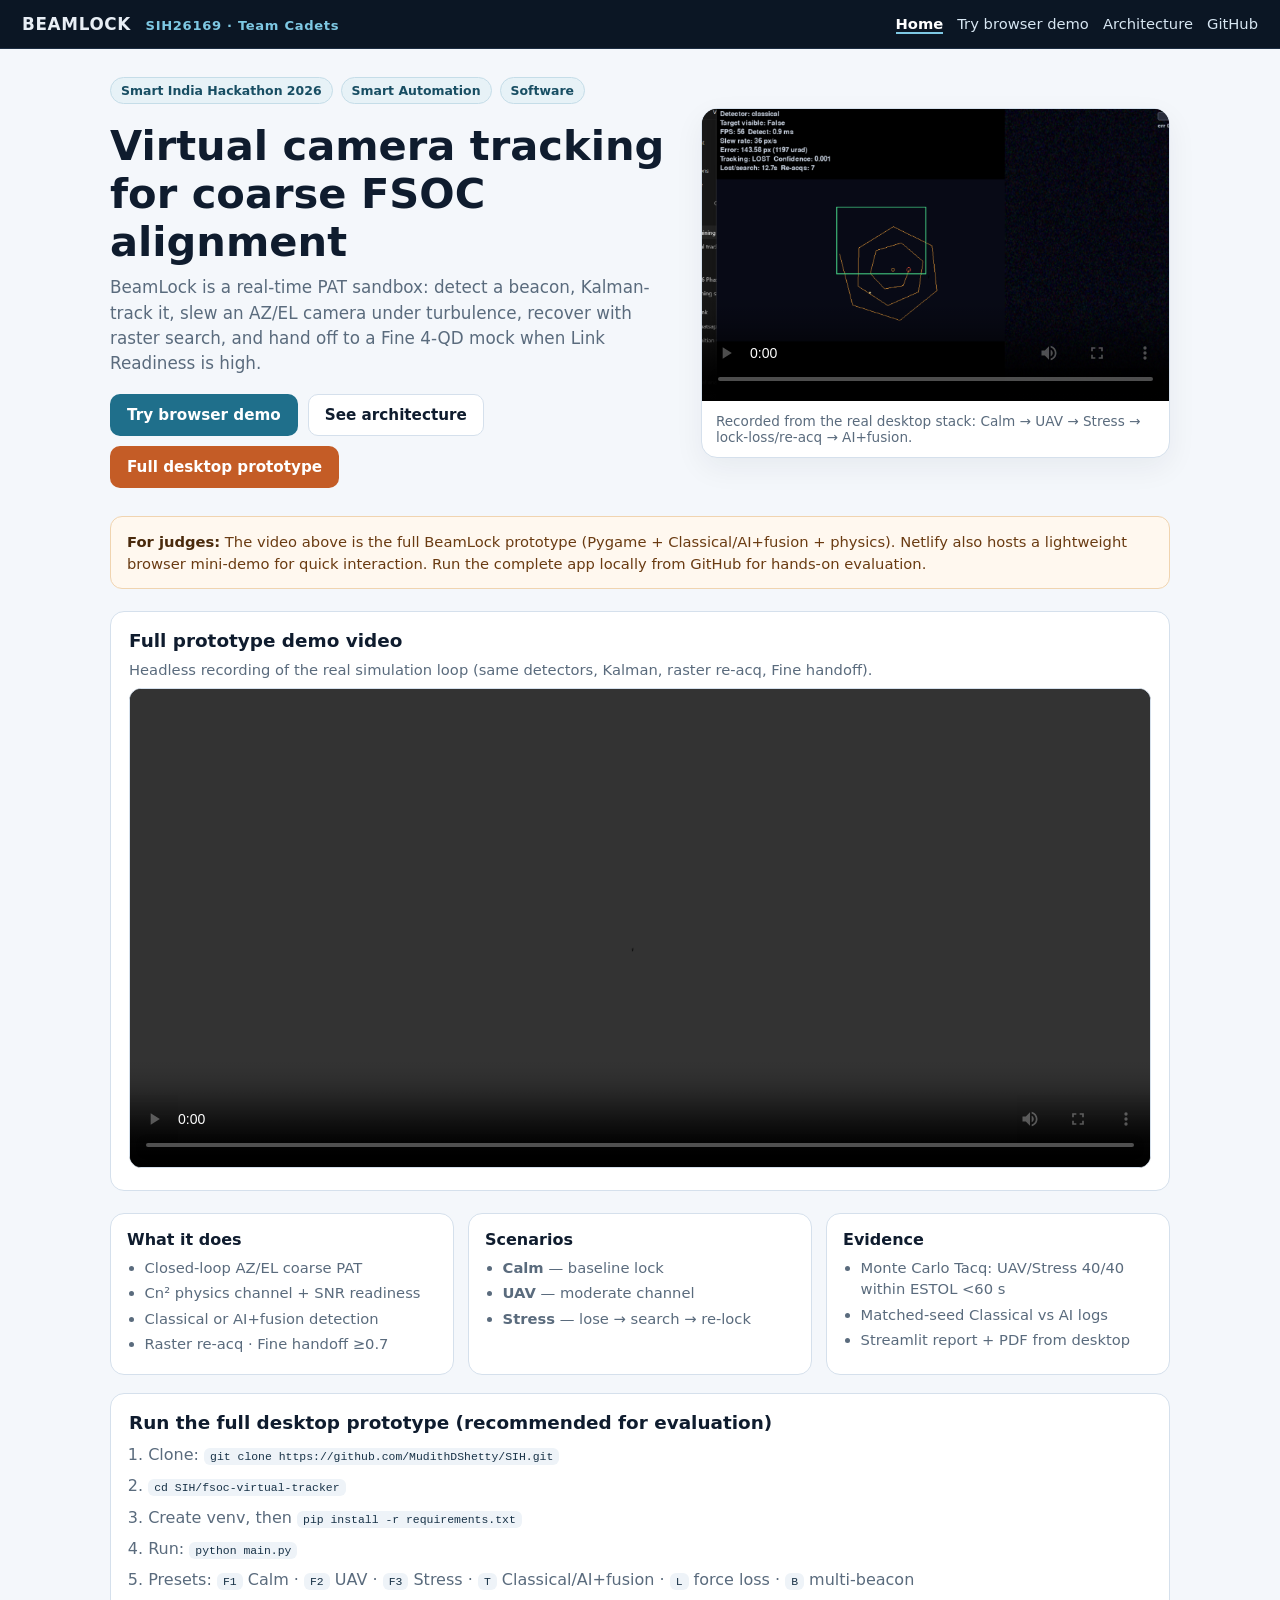
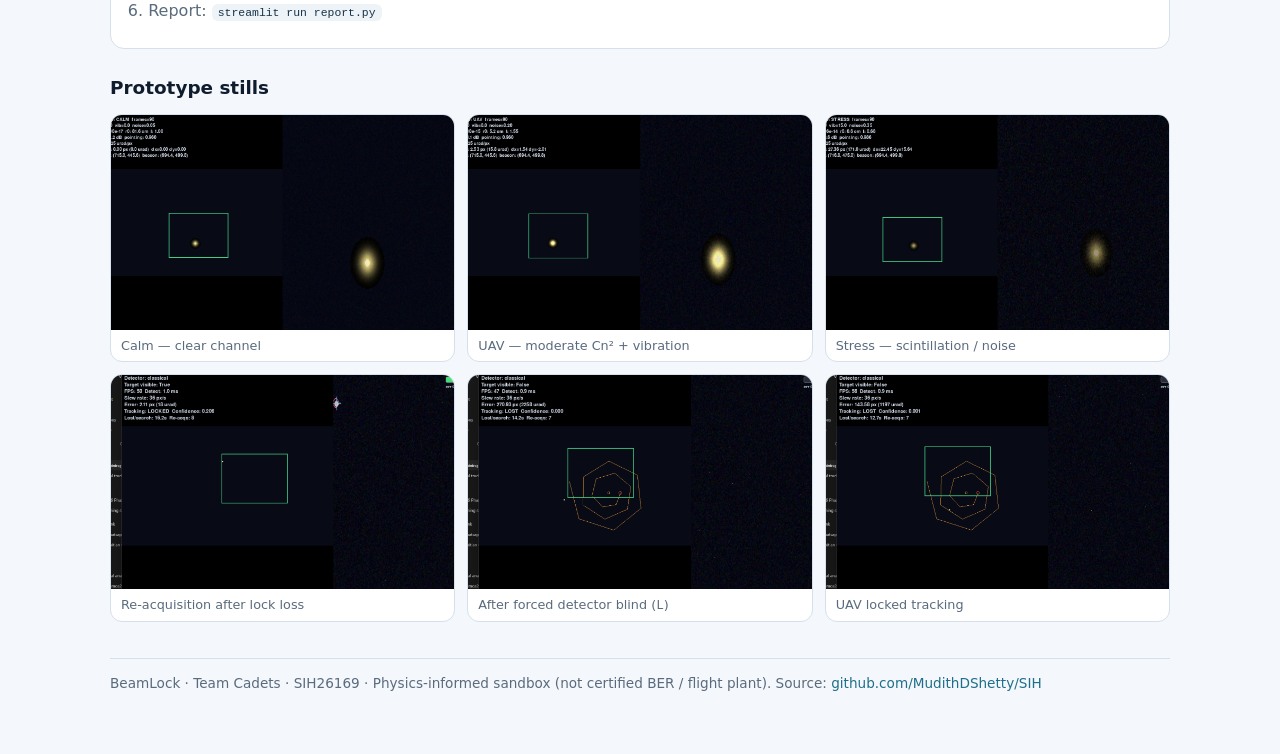
<file: fsoc-virtual-tracker/site/index.html>
<!DOCTYPE html>
<html lang="en">
<head>
  <meta charset="utf-8" />
  <meta name="viewport" content="width=device-width, initial-scale=1" />
  <title>BeamLock — SIH26169 | Team Cadets</title>
  <meta name="description" content="BeamLock: physics-informed virtual coarse-to-fine PAT for mobile FSOC. Smart India Hackathon 2026." />
  <link rel="stylesheet" href="styles.css" />
</head>
<body>
  <header class="topnav">
    <div class="brand">BEAMLOCK <span>SIH26169 · Team Cadets</span></div>
    <nav>
      <a class="active" href="index.html">Home</a>
      <a href="demo.html">Try browser demo</a>
      <a href="architecture.html">Architecture</a>
      <a href="https://github.com/MudithDShetty/SIH" target="_blank" rel="noopener">GitHub</a>
    </nav>
  </header>

  <main class="wrap">
    <section class="hero">
      <div>
        <div class="meta">
          <span class="chip">Smart India Hackathon 2026</span>
          <span class="chip">Smart Automation</span>
          <span class="chip">Software</span>
        </div>
        <h1>Virtual camera tracking for coarse FSOC alignment</h1>
        <p class="lead">
          BeamLock is a real-time PAT sandbox: detect a beacon, Kalman-track it,
          slew an AZ/EL camera under turbulence, recover with raster search, and
          hand off to a Fine 4-QD mock when Link Readiness is high.
        </p>
        <div class="actions">
          <a class="btn btn-primary" href="demo.html">Try browser demo</a>
          <a class="btn btn-secondary" href="architecture.html">See architecture</a>
          <a class="btn btn-warn" href="https://github.com/MudithDShetty/SIH/tree/main/fsoc-virtual-tracker" target="_blank" rel="noopener">Full desktop prototype</a>
        </div>
      </div>
      <div class="hero-card">
        <video controls playsinline preload="metadata" poster="assets/uav_locked.png" style="width:100%;display:block;background:#000;aspect-ratio:16/10;object-fit:cover;">
          <source src="assets/beamlock_sih_demo.mp4" type="video/mp4" />
        </video>
        <div class="cap">Recorded from the real desktop stack: Calm → UAV → Stress → lock-loss/re-acq → AI+fusion.</div>
      </div>
    </section>

    <div class="notice">
      <strong>For judges:</strong> The video above is the full BeamLock prototype (Pygame + Classical/AI+fusion + physics).
      Netlify also hosts a lightweight browser mini-demo for quick interaction.
      Run the complete app locally from GitHub for hands-on evaluation.
    </div>

    <section class="steps" style="margin-top:18px;">
      <h2>Full prototype demo video</h2>
      <p style="color:var(--muted);font-size:0.92rem;margin:0 0 10px;">
        Headless recording of the real simulation loop (same detectors, Kalman, raster re-acq, Fine handoff).
      </p>
      <video controls playsinline preload="metadata" style="width:100%;max-height:480px;background:#000;border-radius:12px;border:1px solid var(--line);">
        <source src="assets/beamlock_sih_demo.mp4" type="video/mp4" />
      </video>
    </section>

    <section class="grid">
      <article class="card">
        <h3>What it does</h3>
        <ul>
          <li>Closed-loop AZ/EL coarse PAT</li>
          <li>Cn² physics channel + SNR readiness</li>
          <li>Classical or AI+fusion detection</li>
          <li>Raster re-acq · Fine handoff ≥0.7</li>
        </ul>
      </article>
      <article class="card">
        <h3>Scenarios</h3>
        <ul>
          <li><strong>Calm</strong> — baseline lock</li>
          <li><strong>UAV</strong> — moderate channel</li>
          <li><strong>Stress</strong> — lose → search → re-lock</li>
        </ul>
      </article>
      <article class="card">
        <h3>Evidence</h3>
        <ul>
          <li>Monte Carlo Tacq: UAV/Stress 40/40 within ESTOL &lt;60 s</li>
          <li>Matched-seed Classical vs AI logs</li>
          <li>Streamlit report + PDF from desktop</li>
        </ul>
      </article>
    </section>

    <section class="steps">
      <h2>Run the full desktop prototype (recommended for evaluation)</h2>
      <ol>
        <li>Clone: <code>git clone https://github.com/MudithDShetty/SIH.git</code></li>
        <li><code>cd SIH/fsoc-virtual-tracker</code></li>
        <li>Create venv, then <code>pip install -r requirements.txt</code></li>
        <li>Run: <code>python main.py</code></li>
        <li>Presets: <code>F1</code> Calm · <code>F2</code> UAV · <code>F3</code> Stress · <code>T</code> Classical/AI+fusion · <code>L</code> force loss · <code>B</code> multi-beacon</li>
        <li>Report: <code>streamlit run report.py</code></li>
      </ol>
    </section>

    <section>
      <h2 style="margin: 28px 0 8px; font-size: 1.15rem;">Prototype stills</h2>
      <div class="gallery">
        <figure>
          <img src="assets/physics_calm.png" alt="Calm scenario" />
          <figcaption>Calm — clear channel</figcaption>
        </figure>
        <figure>
          <img src="assets/physics_uav.png" alt="UAV scenario" />
          <figcaption>UAV — moderate Cn² + vibration</figcaption>
        </figure>
        <figure>
          <img src="assets/physics_stress.png" alt="Stress scenario" />
          <figcaption>Stress — scintillation / noise</figcaption>
        </figure>
        <figure>
          <img src="assets/reacquire.png" alt="Re-acquisition" />
          <figcaption>Re-acquisition after lock loss</figcaption>
        </figure>
        <figure>
          <img src="assets/after_blind.png" alt="After forced blind" />
          <figcaption>After forced detector blind (<code>L</code>)</figcaption>
        </figure>
        <figure>
          <img src="assets/uav_locked.png" alt="UAV locked" />
          <figcaption>UAV locked tracking</figcaption>
        </figure>
      </div>
    </section>

    <footer class="footer">
      BeamLock · Team Cadets · SIH26169 · Physics-informed sandbox (not certified BER / flight plant).
      Source: <a href="https://github.com/MudithDShetty/SIH">github.com/MudithDShetty/SIH</a>
    </footer>
  </main>
</body>
</html>
</file>
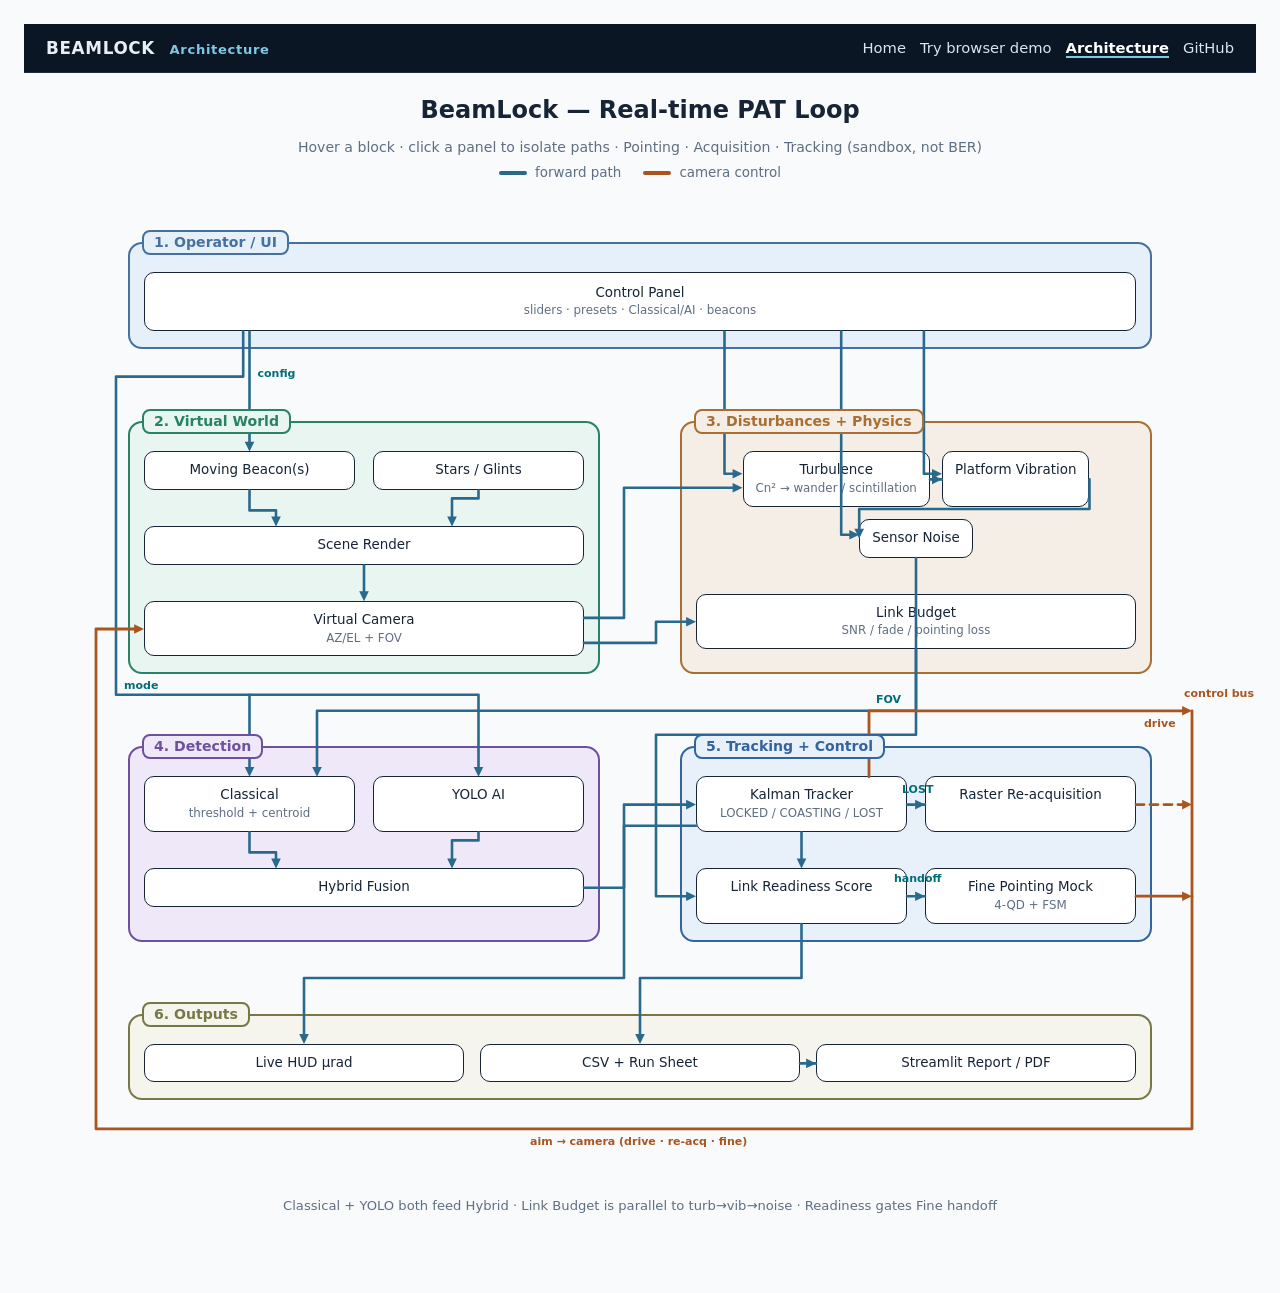
<file: fsoc-virtual-tracker/site/architecture.html>
<!DOCTYPE html>
<html lang="en">
<head>
  <meta charset="utf-8" />
  <meta name="viewport" content="width=device-width, initial-scale=1" />
  <title>BeamLock — PAT Architecture</title>
  <link rel="stylesheet" href="styles.css" />
  <style>
    body { padding-top: 0; }
    .arch-body { padding: 24px 24px 40px; }
    :root {
      --ink: #162436;
      --muted: #5f6e82;
      --teal: #28698c;
      --orange: #aa551e;
      --bg: #f8fafc;
      --ui: #e6f0fa;
      --ui-edge: #4670a0;
      --scene: #e8f5f0;
      --scene-edge: #288264;
      --chan: #f5eee6;
      --chan-edge: #aa6e32;
      --det: #eee8f8;
      --det-edge: #6e50a0;
      --track: #e8f0fa;
      --track-edge: #3264a0;
      --out: #f5f5ee;
      --out-edge: #787846;
    }

    * { box-sizing: border-box; }
    body {
      margin: 0;
      font-family: "Segoe UI", system-ui, sans-serif;
      background: var(--bg);
      color: var(--ink);
      padding: 24px 24px 40px;
    }

    h1 {
      margin: 0 0 4px;
      font-size: 1.5rem;
      text-align: center;
      font-weight: 700;
    }
    .sub {
      text-align: center;
      color: var(--muted);
      font-size: 0.88rem;
      margin-bottom: 10px;
    }
    .legend {
      display: flex;
      justify-content: center;
      gap: 22px;
      margin-bottom: 18px;
      font-size: 0.84rem;
      color: var(--muted);
    }
    .legend span::before {
      content: "";
      display: inline-block;
      width: 28px;
      height: 4px;
      margin-right: 8px;
      vertical-align: middle;
      border-radius: 2px;
    }
    .legend .fwd::before { background: var(--teal); }
    .legend .ctl::before { background: var(--orange); }

    .board {
      position: relative;
      max-width: 1280px;
      margin: 0 auto;
      display: grid;
      grid-template-columns: 1fr 1fr;
      gap: 72px 80px;
      padding: 44px 80px 80px;
    }

    .panel {
      border-radius: 14px;
      border: 2.5px solid;
      padding: 28px 14px 16px;
      min-width: 0;
      position: relative;
      z-index: 1;
    }
    /* Titles rendered as board overlays (above wires) — hide in-panel copies */
    .panel h2 { display: none; }

    .panel-tag {
      position: absolute;
      z-index: 6;
      padding: 2px 10px;
      font-size: 0.88rem;
      font-weight: 700;
      border-radius: 8px;
      border: 2px solid;
      line-height: 1.2;
      pointer-events: none;
      white-space: nowrap;
    }
    .panel-tag.ui { color: var(--ui-edge); background: var(--ui); border-color: var(--ui-edge); }
    .panel-tag.scene { color: var(--scene-edge); background: var(--scene); border-color: var(--scene-edge); }
    .panel-tag.chan { color: var(--chan-edge); background: var(--chan); border-color: var(--chan-edge); }
    .panel-tag.det { color: var(--det-edge); background: var(--det); border-color: var(--det-edge); }
    .panel-tag.track { color: var(--track-edge); background: var(--track); border-color: var(--track-edge); }
    .panel-tag.out { color: var(--out-edge); background: var(--out); border-color: var(--out-edge); }

    .panel.ui { grid-column: 1 / -1; background: var(--ui); border-color: var(--ui-edge); }
    .panel.scene { background: var(--scene); border-color: var(--scene-edge); }
    .panel.chan { background: var(--chan); border-color: var(--chan-edge); }
    .panel.det { background: var(--det); border-color: var(--det-edge); }
    .panel.track { background: var(--track); border-color: var(--track-edge); }
    .panel.out { grid-column: 1 / -1; background: var(--out); border-color: var(--out-edge); }

    .node {
      background: #fff;
      border: 1.5px solid var(--ink);
      border-radius: 10px;
      padding: 10px 12px;
      text-align: center;
      font-size: 0.84rem;
      line-height: 1.25;
      position: relative;
      z-index: 2;
    }
    .node small {
      display: block;
      color: var(--muted);
      font-size: 0.74rem;
      margin-top: 2px;
    }

    .row { display: flex; gap: 12px; justify-content: center; flex-wrap: wrap; }
    .stack { display: grid; gap: 36px; }
    .stack-2 { display: grid; grid-template-columns: 1fr 1fr; gap: 18px; }

    .ui .node { padding: 12px 16px; }
    .out .row { gap: 16px; }
    .out .node { flex: 1; min-width: 180px; }

    svg.wires {
      position: absolute;
      inset: 0;
      width: 100%;
      height: 100%;
      pointer-events: none;
      overflow: visible;
      z-index: 3;
    }
    .wires path {
      fill: none;
      stroke-linecap: round;
      stroke-linejoin: round;
    }
    .wires .fwd { stroke: var(--teal); stroke-width: 2.6; }
    .wires .ctl { stroke: var(--orange); stroke-width: 2.8; }
    .wires .dash { stroke-dasharray: 8 6; }
    .wires text {
      font-size: 11px;
      font-weight: 700;
      font-family: "Segoe UI", system-ui, sans-serif;
    }
    .wires .tl-fwd { fill: #006e78; }
    .wires .tl-ctl { fill: var(--orange); }

    .foot {
      max-width: 1240px;
      margin: 18px auto 0;
      text-align: center;
      color: var(--muted);
      font-size: 0.82rem;
    }
  </style>
</head>
<body>
  <header class="topnav">
    <div class="brand">BEAMLOCK <span>Architecture</span></div>
    <nav>
      <a href="index.html">Home</a>
      <a href="demo.html">Try browser demo</a>
      <a class="active" href="architecture.html">Architecture</a>
      <a href="https://github.com/MudithDShetty/SIH" target="_blank" rel="noopener">GitHub</a>
    </nav>
  </header>
  <div class="arch-body">
  <h1>BeamLock — Real-time PAT Loop</h1>
  <p class="sub">Hover a block · click a panel to isolate paths · Pointing · Acquisition · Tracking (sandbox, not BER)</p>
  <div class="legend">
    <span class="fwd">forward path</span>
    <span class="ctl">camera control</span>
  </div>

  <div class="board" id="board">
    <svg class="wires" id="wires" aria-hidden="true"></svg>

    <section class="panel ui" id="p-ui">
      <h2>1. Operator / UI</h2>
      <div class="node" id="n-ui">Control Panel
        <small>sliders · presets · Classical/AI · beacons</small>
      </div>
    </section>

    <section class="panel scene" id="p-scene">
      <h2>2. Virtual World</h2>
      <div class="stack">
        <div class="stack-2">
          <div class="node" id="n-be">Moving Beacon(s)</div>
          <div class="node" id="n-cl">Stars / Glints</div>
        </div>
        <div class="node" id="n-sr">Scene Render</div>
        <div class="node" id="n-cam">Virtual Camera
          <small>AZ/EL + FOV</small>
        </div>
      </div>
    </section>

    <section class="panel chan" id="p-chan">
      <h2>3. Disturbances + Physics</h2>
      <div class="stack">
        <div class="row">
          <div class="node" id="n-tu">Turbulence
            <small>Cn² → wander / scintillation</small>
          </div>
          <div class="node" id="n-vi">Platform Vibration</div>
          <div class="node" id="n-no">Sensor Noise</div>
        </div>
        <div class="node" id="n-lk">Link Budget
          <small>SNR / fade / pointing loss</small>
        </div>
      </div>
    </section>

    <section class="panel det" id="p-det">
      <h2>4. Detection</h2>
      <div class="stack">
        <div class="stack-2">
          <div class="node" id="n-cls">Classical
            <small>threshold + centroid</small>
          </div>
          <div class="node" id="n-ai">YOLO AI</div>
        </div>
        <div class="node" id="n-hy">Hybrid Fusion</div>
      </div>
    </section>

    <section class="panel track" id="p-track">
      <h2>5. Tracking + Control</h2>
      <div class="stack">
        <div class="stack-2">
          <div class="node" id="n-kf">Kalman Tracker
            <small>LOCKED / COASTING / LOST</small>
          </div>
          <div class="node" id="n-re">Raster Re-acquisition</div>
        </div>
        <div class="stack-2">
          <div class="node" id="n-rd">Link Readiness Score</div>
          <div class="node" id="n-fi">Fine Pointing Mock
            <small>4-QD + FSM</small>
          </div>
        </div>
      </div>
    </section>

    <section class="panel out" id="p-out">
      <h2>6. Outputs</h2>
      <div class="row">
        <div class="node" id="n-hud">Live HUD µrad</div>
        <div class="node" id="n-csv">CSV + Run Sheet</div>
        <div class="node" id="n-rpt">Streamlit Report / PDF</div>
      </div>
    </section>
  </div>

  <p class="foot">
    Classical + YOLO both feed Hybrid · Link Budget is parallel to turb→vib→noise · Readiness gates Fine handoff
  </p>

  <script>
    const board = document.getElementById("board");
    const svg = document.getElementById("wires");

    const PANEL_TAGS = [
      ["p-ui", "1. Operator / UI", "ui"],
      ["p-scene", "2. Virtual World", "scene"],
      ["p-chan", "3. Disturbances + Physics", "chan"],
      ["p-det", "4. Detection", "det"],
      ["p-track", "5. Tracking + Control", "track"],
      ["p-out", "6. Outputs", "out"],
    ];

    function box(id) {
      const el = document.getElementById(id);
      const b = board.getBoundingClientRect();
      const r = el.getBoundingClientRect();
      return {
        x: r.left - b.left,
        y: r.top - b.top,
        w: r.width,
        h: r.height,
        r: r.right - b.left,
        b: r.bottom - b.top,
        cx: r.left - b.left + r.width / 2,
        cy: r.top - b.top + r.height / 2,
      };
    }

    function port(id, side, frac = 0.5) {
      const e = box(id);
      const f = Math.min(0.9, Math.max(0.1, frac));
      switch (side) {
        case "t": return { x: e.x + e.w * f, y: e.y };
        case "b": return { x: e.x + e.w * f, y: e.b };
        case "l": return { x: e.x, y: e.y + e.h * f };
        case "r": return { x: e.r, y: e.y + e.h * f };
        default: return { x: e.cx, y: e.cy };
      }
    }

    function flatten(pts) {
      const out = [pts[0]];
      for (let i = 1; i < pts.length; i++) {
        const a = out[out.length - 1];
        const b = pts[i];
        if (Math.abs(a.x - b.x) > 0.5 && Math.abs(a.y - b.y) > 0.5) {
          out.push({ x: a.x, y: b.y });
        }
        out.push(b);
      }
      return out;
    }

    function arrowHead(tip, prev, color) {
      const ang = Math.atan2(tip.y - prev.y, tip.x - prev.x);
      const sz = 11;
      const p = document.createElementNS("http://www.w3.org/2000/svg", "polygon");
      p.setAttribute(
        "points",
        [
          [tip.x, tip.y],
          [tip.x - sz * Math.cos(ang - 0.45), tip.y - sz * Math.sin(ang - 0.45)],
          [tip.x - sz * Math.cos(ang + 0.45), tip.y - sz * Math.sin(ang + 0.45)],
        ]
          .map((q) => `${q[0].toFixed(1)},${q[1].toFixed(1)}`)
          .join(" ")
      );
      p.setAttribute("fill", color);
      svg.appendChild(p);
    }

    function wire(pts, cls = "fwd", withArrow = true) {
      const tip = pts[pts.length - 1];
      const orth = flatten(pts);
      const color = cls.includes("ctl") ? "#aa551e" : "#28698c";
      const drawPts = orth.slice();
      let arrowFrom = orth.length >= 2 ? orth[orth.length - 2] : tip;

      if (withArrow && orth.length >= 2) {
        let aIdx = orth.length - 2;
        let a = orth[aIdx];
        const b = orth[orth.length - 1];
        let len = Math.hypot(b.x - a.x, b.y - a.y) || 1;
        if (len < 6 && orth.length >= 3) {
          aIdx = orth.length - 3;
          a = orth[aIdx];
          len = Math.hypot(tip.x - a.x, tip.y - a.y) || 1;
        }
        const pull = Math.min(9, Math.max(len * 0.35, 4));
        drawPts[drawPts.length - 1] = {
          x: tip.x - ((tip.x - a.x) / len) * pull,
          y: tip.y - ((tip.y - a.y) / len) * pull,
        };
        arrowFrom = drawPts[drawPts.length - 1];
      }

      const el = document.createElementNS("http://www.w3.org/2000/svg", "path");
      el.setAttribute(
        "d",
        drawPts.map((q, i) => `${i ? "L" : "M"} ${q.x.toFixed(1)} ${q.y.toFixed(1)}`).join(" ")
      );
      el.setAttribute("class", cls);
      svg.appendChild(el);

      if (withArrow && orth.length >= 2) {
        arrowHead(tip, arrowFrom, color);
      }
    }

    function hLink(a, b, cls = "fwd", withArrow = true) {
      const y = (a.y + b.y) / 2;
      wire([a, { x: a.x, y }, { x: b.x, y }, b], cls, withArrow);
    }

    /**
     * Fan-in: jog on a lane above the target, then vertical into the top.
     * lane keeps sibling horizontals from stacking; clearPx keeps the last
     * leg long enough that the arrow always points down (never sideways).
     */
    function fanIn(fromId, toId, toFrac, lane = 0) {
      const a = port(fromId, "b");
      const b = port(toId, "t", toFrac);
      const clear = 16;
      const gap = b.y - a.y;
      if (gap < clear + 8) {
        wire([a, { x: b.x, y: a.y }, b]);
        return;
      }
      const y = b.y - clear - lane * 14;
      const midY = Math.max(a.y + 8, y);
      wire([
        a,
        { x: a.x, y: midY },
        { x: b.x, y: midY },
        { x: b.x, y: b.y },
      ]);
    }

    function label(x, y, text, cls) {
      const t = document.createElementNS("http://www.w3.org/2000/svg", "text");
      t.setAttribute("x", x);
      t.setAttribute("y", y);
      t.setAttribute("class", cls);
      t.textContent = text;
      svg.appendChild(t);
    }

    function placeTags() {
      board.querySelectorAll(".panel-tag").forEach((n) => n.remove());
      for (const [id, text, key] of PANEL_TAGS) {
        const p = box(id);
        const tag = document.createElement("div");
        tag.className = `panel-tag ${key}`;
        tag.textContent = text;
        tag.style.left = `${p.x + 14}px`;
        tag.style.top = `${p.y - 12}px`;
        board.appendChild(tag);
      }
    }

    function draw() {
      const br = board.getBoundingClientRect();
      svg.setAttribute("viewBox", `0 0 ${br.width} ${br.height}`);
      while (svg.firstChild) svg.removeChild(svg.firstChild);
      placeTags();

      const scene = box("p-scene");
      const chan = box("p-chan");
      const det = box("p-det");
      const track = box("p-track");
      const out = box("p-out");
      const uiN = box("n-ui");

      const gX = (scene.r + chan.x) / 2;
      const gX1 = gX - 16;
      const gX2 = gX + 16;
      const spine = Math.max(10, scene.x - 32);
      const modeX = spine + 20;
      const bus = Math.min(br.width - 14, track.r + 40);
      const yDrop = (uiN.b + scene.y) / 2;
      const yMode = (scene.b + det.y) / 2 - 16;
      const yFov = (scene.b + det.y) / 2;
      const yLink = (scene.b + det.y) / 2 + 24;
      const yOut = (track.b + out.y) / 2;
      const yRet = Math.min(out.b + 28, br.height - 14);
      const yDrive = Math.min(track.y - 22, (chan.b + track.y) / 2);

      // ---- Scene: lane 0 / 1 so horizontals don't fuse; arrows point down ----
      fanIn("n-be", "n-sr", 0.3, 0);
      fanIn("n-cl", "n-sr", 0.7, 1);
      wire([port("n-sr", "b"), port("n-cam", "t")]);

      // ---- UI → beacon ----
      {
        const be = port("n-be", "t");
        wire([{ x: be.x, y: uiN.b }, be]);
        label(be.x + 8, yDrop, "config", "tl-fwd");
      }

      // ---- UI → turb/vib/noise: enter from LEFT of node (never through title) ----
      for (const id of ["n-tu", "n-vi", "n-no"]) {
        const left = port(id, "l", 0.4);
        const above = chan.y - 10;
        const dropX = Math.min(left.x - 18, port(id, "t", 0.15).x);
        wire([
          { x: dropX, y: uiN.b },
          { x: dropX, y: above },
          { x: dropX, y: left.y },
          left,
        ]);
      }

      // ---- mode: down in gutter first, then left (don't cross UI side wall) ----
      {
        const cls = port("n-cls", "t");
        const ai = port("n-ai", "t");
        const start = port("n-ui", "b", 0.06);
        wire([
          start,
          { x: start.x, y: yDrop },
          { x: modeX, y: yDrop },
          { x: modeX, y: yMode },
          { x: cls.x, y: yMode },
          cls,
        ]);
        wire([{ x: cls.x, y: yMode }, { x: ai.x, y: yMode }, ai]);
        label(modeX + 8, yMode - 6, "mode", "tl-fwd");
      }

      // ---- Camera → channel ----
      {
        const cam = port("n-cam", "r", 0.3);
        const tu = port("n-tu", "l", 0.65);
        wire([cam, { x: gX1, y: cam.y }, { x: gX1, y: tu.y }, tu]);
      }
      hLink(port("n-tu", "r"), port("n-vi", "l"));
      hLink(port("n-vi", "r"), port("n-no", "l"));

      {
        const cam = port("n-cam", "r", 0.75);
        const lk = port("n-lk", "l");
        wire([cam, { x: gX2, y: cam.y }, { x: gX2, y: lk.y }, lk]);
      }

      // ---- FOV ----
      {
        const no = port("n-no", "b");
        const cls = port("n-cls", "t", 0.82);
        wire([no, { x: no.x, y: yFov }, { x: cls.x, y: yFov }, cls]);
        label(no.x - 40, yFov - 8, "FOV", "tl-fwd");
      }

      // ---- Detection fan-in ----
      fanIn("n-cls", "n-hy", 0.3, 0);
      fanIn("n-ai", "n-hy", 0.7, 1);

      {
        const hy = port("n-hy", "r");
        const kf = port("n-kf", "l");
        wire([hy, { x: gX1, y: hy.y }, { x: gX1, y: kf.y }, kf]);
      }

      // ---- Tracking ----
      {
        const a = port("n-kf", "r");
        const b = port("n-re", "l");
        hLink(a, b, "fwd dash");
        label((a.x + b.x) / 2 - 14, (a.y + b.y) / 2 - 12, "LOST", "tl-fwd");
      }
      wire([port("n-kf", "b"), port("n-rd", "t")]);

      {
        const lk = port("n-lk", "b");
        const rd = port("n-rd", "l");
        wire([lk, { x: lk.x, y: yLink }, { x: gX2, y: yLink }, { x: gX2, y: rd.y }, rd]);
      }

      {
        const a = port("n-rd", "r");
        const b = port("n-fi", "l");
        hLink(a, b);
        label((a.x + b.x) / 2 - 22, (a.y + b.y) / 2 - 14, "handoff", "tl-fwd");
      }

      // ---- Outputs: leave Kalman LEFT into gutter (never through Ready) ----
      {
        const exit = port("n-kf", "l", 0.88);
        const hud = port("n-hud", "t");
        wire([
          exit,
          { x: gX1, y: exit.y },
          { x: gX1, y: yOut },
          { x: hud.x, y: yOut },
          hud,
        ]);
      }
      {
        const rd = port("n-rd", "b");
        const csv = port("n-csv", "t");
        wire([rd, { x: rd.x, y: yOut }, { x: csv.x, y: yOut }, csv]);
      }
      hLink(port("n-csv", "r"), port("n-rpt", "l"));

      // ---- Orange control ----
      wire([{ x: bus, y: yDrive }, { x: bus, y: port("n-fi", "r").y }], "ctl", false);
      label(bus - 8, yDrive - 14, "control bus", "tl-ctl");

      {
        const kf = port("n-kf", "t", 0.82);
        wire([kf, { x: kf.x, y: yDrive }, { x: bus, y: yDrive }], "ctl");
        label(bus - 48, yDrive + 16, "drive", "tl-ctl");
      }
      wire([port("n-re", "r"), { x: bus, y: port("n-re", "r").y }], "ctl dash");
      wire([port("n-fi", "r"), { x: bus, y: port("n-fi", "r").y }], "ctl");

      {
        const cam = port("n-cam", "l");
        wire(
          [
            { x: bus, y: port("n-fi", "r").y },
            { x: bus, y: yRet },
            { x: spine, y: yRet },
            { x: spine, y: cam.y },
            cam,
          ],
          "ctl"
        );
        label(br.width / 2 - 110, yRet + 16, "aim → camera (drive · re-acq · fine)", "tl-ctl");
      }
    }

    new ResizeObserver(() => draw()).observe(board);
    window.addEventListener("load", draw);
    if (document.fonts?.ready) document.fonts.ready.then(draw);
  </script>
  </div>
</body>
</html>
</file>
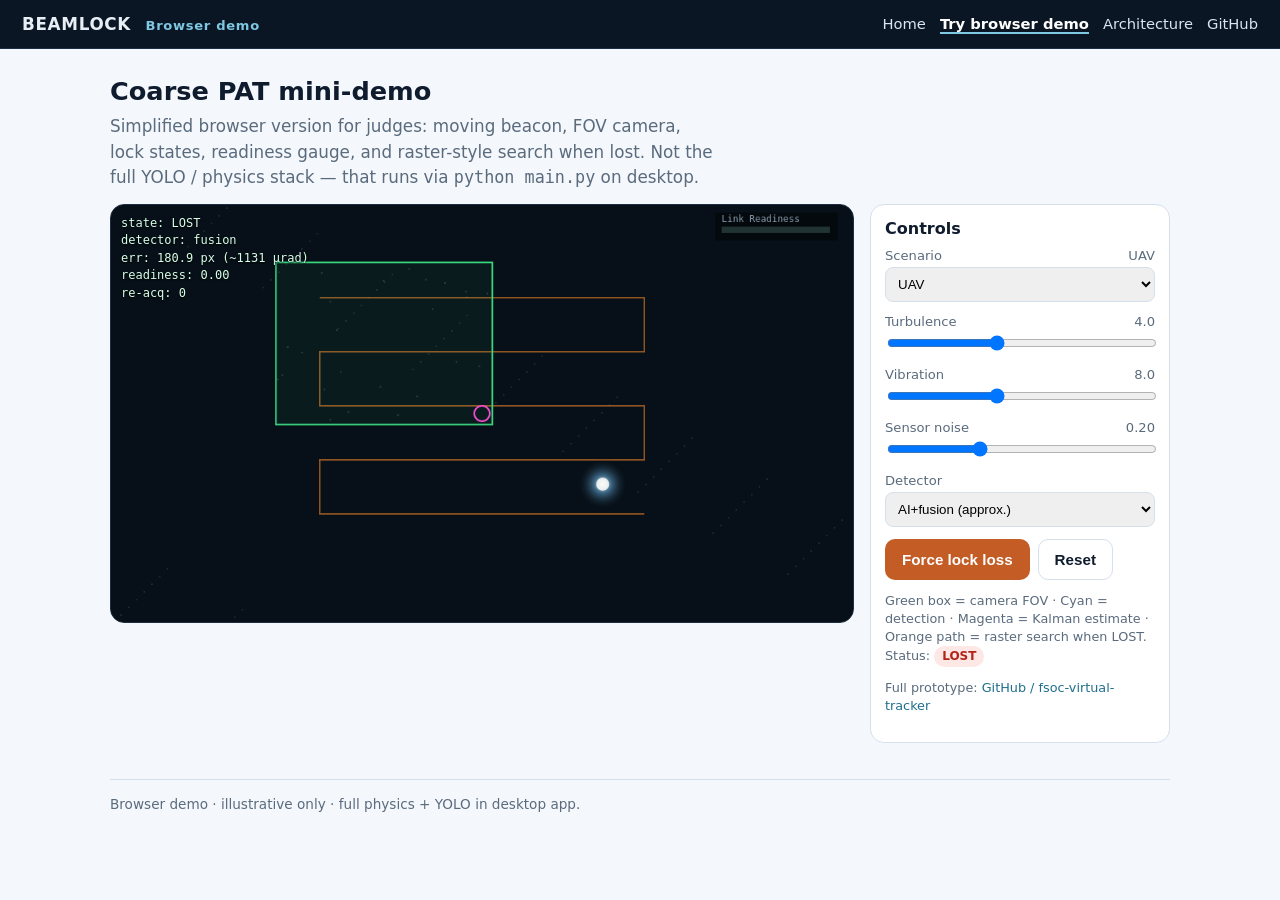
<file: fsoc-virtual-tracker/site/demo.html>
<!DOCTYPE html>
<html lang="en">
<head>
  <meta charset="utf-8" />
  <meta name="viewport" content="width=device-width, initial-scale=1" />
  <title>BeamLock browser demo — SIH26169</title>
  <meta name="description" content="Interactive browser demo of BeamLock coarse PAT concepts for SIH judges." />
  <link rel="stylesheet" href="styles.css" />
</head>
<body>
  <header class="topnav">
    <div class="brand">BEAMLOCK <span>Browser demo</span></div>
    <nav>
      <a href="index.html">Home</a>
      <a class="active" href="demo.html">Try browser demo</a>
      <a href="architecture.html">Architecture</a>
      <a href="https://github.com/MudithDShetty/SIH" target="_blank" rel="noopener">GitHub</a>
    </nav>
  </header>

  <main class="wrap">
    <h1 style="font-size:1.6rem;margin:0 0 8px;">Coarse PAT mini-demo</h1>
    <p class="lead" style="margin-bottom:14px;">
      Simplified browser version for judges: moving beacon, FOV camera, lock states,
      readiness gauge, and raster-style search when lost. Not the full YOLO / physics stack —
      that runs via <code>python main.py</code> on desktop.
    </p>

    <div class="demo-layout">
      <div class="stage">
        <canvas id="sim" width="960" height="540" aria-label="BeamLock simulation canvas"></canvas>
        <div class="hud" id="hud"></div>
      </div>

      <aside class="panel-controls">
        <h2>Controls</h2>
        <div class="ctrl">
          <label>Scenario <span id="scenarioLabel">UAV</span></label>
          <select id="scenario" style="width:100%;padding:8px;border-radius:8px;border:1px solid var(--line);">
            <option value="calm">Calm</option>
            <option value="uav" selected>UAV</option>
            <option value="stress">Stress</option>
          </select>
        </div>
        <div class="ctrl">
          <label>Turbulence <span id="turbVal">4.0</span></label>
          <input id="turb" type="range" min="0" max="10" step="0.1" value="4" />
        </div>
        <div class="ctrl">
          <label>Vibration <span id="vibVal">8.0</span></label>
          <input id="vib" type="range" min="0" max="20" step="0.5" value="8" />
        </div>
        <div class="ctrl">
          <label>Sensor noise <span id="noiseVal">0.20</span></label>
          <input id="noise" type="range" min="0" max="0.6" step="0.01" value="0.2" />
        </div>
        <div class="ctrl">
          <label>Detector</label>
          <select id="detector" style="width:100%;padding:8px;border-radius:8px;border:1px solid var(--line);">
            <option value="classical">Classical</option>
            <option value="fusion" selected>AI+fusion (approx.)</option>
          </select>
        </div>
        <div class="row-btns">
          <button class="btn btn-warn" id="btnBlind" type="button">Force lock loss</button>
          <button class="btn btn-secondary" id="btnReset" type="button">Reset</button>
        </div>
        <p class="hint">
          Green box = camera FOV · Cyan = detection · Magenta = Kalman estimate ·
          Orange path = raster search when LOST.<br />
          Status: <span id="stateBadge" class="badge badge-ok">LOCKED</span>
        </p>
        <p class="hint">
          Full prototype:
          <a href="https://github.com/MudithDShetty/SIH/tree/main/fsoc-virtual-tracker" target="_blank" rel="noopener">GitHub / fsoc-virtual-tracker</a>
        </p>
      </aside>
    </div>

    <footer class="footer">
      Browser demo · illustrative only · full physics + YOLO in desktop app.
    </footer>
  </main>

  <script src="demo.js"></script>
</body>
</html>
</file>
<file: fsoc-virtual-tracker/site/styles.css>
:root {
  --ink: #0f1c2e;
  --muted: #5a6b7d;
  --paper: #f4f7fb;
  --card: #ffffff;
  --line: #d5e0ec;
  --accent: #1f6f8b;
  --accent-2: #c45c26;
  --good: #1f8a5b;
  --warn: #b8860b;
  --bad: #b42318;
  --sky: #071018;
  font-family: "Segoe UI", system-ui, sans-serif;
}

* { box-sizing: border-box; }
html, body { margin: 0; padding: 0; background: var(--paper); color: var(--ink); }
a { color: var(--accent); text-decoration: none; }
a:hover { text-decoration: underline; }

.topnav {
  display: flex;
  flex-wrap: wrap;
  align-items: center;
  justify-content: space-between;
  gap: 12px;
  padding: 14px 22px;
  background: #0b1624;
  color: #e8eef5;
  border-bottom: 1px solid #1d2d42;
}
.topnav .brand { font-weight: 800; letter-spacing: 0.04em; font-size: 1.05rem; }
.topnav .brand span { color: #7ec8e3; font-weight: 600; margin-left: 8px; font-size: 0.82rem; }
.topnav nav { display: flex; gap: 14px; flex-wrap: wrap; }
.topnav a { color: #d7e6f2; font-size: 0.92rem; }
.topnav a.active { color: #fff; font-weight: 700; border-bottom: 2px solid #7ec8e3; }

.wrap { max-width: 1100px; margin: 0 auto; padding: 28px 20px 64px; }
.hero {
  display: grid;
  grid-template-columns: 1.2fr 1fr;
  gap: 28px;
  align-items: center;
  margin-bottom: 28px;
}
@media (max-width: 860px) {
  .hero { grid-template-columns: 1fr; }
}

h1 { margin: 0 0 10px; font-size: clamp(1.8rem, 4vw, 2.6rem); line-height: 1.15; }
.lead { color: var(--muted); font-size: 1.05rem; line-height: 1.5; margin: 0 0 18px; max-width: 38rem; }
.meta { display: flex; flex-wrap: wrap; gap: 8px; margin-bottom: 18px; }
.chip {
  display: inline-block;
  padding: 5px 10px;
  border-radius: 999px;
  background: #e7f2f7;
  color: #184e63;
  font-size: 0.78rem;
  font-weight: 700;
  border: 1px solid #c5dde8;
}
.actions { display: flex; flex-wrap: wrap; gap: 10px; }
.btn {
  display: inline-flex;
  align-items: center;
  justify-content: center;
  padding: 11px 16px;
  border-radius: 10px;
  border: 1px solid transparent;
  font-weight: 700;
  font-size: 0.95rem;
  cursor: pointer;
  text-decoration: none !important;
}
.btn-primary { background: var(--accent); color: #fff; }
.btn-primary:hover { filter: brightness(1.08); }
.btn-secondary { background: #fff; color: var(--ink); border-color: var(--line); }
.btn-secondary:hover { border-color: var(--accent); color: var(--accent); }
.btn-warn { background: var(--accent-2); color: #fff; }

.hero-card {
  background: var(--card);
  border: 1px solid var(--line);
  border-radius: 16px;
  overflow: hidden;
  box-shadow: 0 10px 30px rgba(15, 28, 46, 0.06);
}
.hero-card img { width: 100%; display: block; aspect-ratio: 16/10; object-fit: cover; background: #111; }
.hero-card .cap { padding: 12px 14px; font-size: 0.85rem; color: var(--muted); }

.grid {
  display: grid;
  grid-template-columns: repeat(3, 1fr);
  gap: 14px;
  margin: 22px 0 10px;
}
@media (max-width: 860px) { .grid { grid-template-columns: 1fr; } }
.card {
  background: var(--card);
  border: 1px solid var(--line);
  border-radius: 14px;
  padding: 16px;
}
.card h3 { margin: 0 0 8px; font-size: 1rem; }
.card p, .card li { color: var(--muted); font-size: 0.92rem; line-height: 1.45; margin: 0; }
.card ul { margin: 0; padding-left: 1.1rem; }
.card li { margin: 4px 0; }

.notice {
  margin: 22px 0;
  padding: 14px 16px;
  border-radius: 12px;
  border: 1px solid #f0d4b0;
  background: #fff8ef;
  color: #6a3b12;
  font-size: 0.92rem;
  line-height: 1.45;
}
.notice strong { color: #4a2a0c; }

.steps {
  background: var(--card);
  border: 1px solid var(--line);
  border-radius: 14px;
  padding: 18px;
  margin-top: 18px;
}
.steps h2 { margin: 0 0 10px; font-size: 1.15rem; }
.steps ol { margin: 0; padding-left: 1.2rem; color: var(--muted); }
.steps li { margin: 8px 0; line-height: 1.45; }
.steps code {
  background: #eef3f8;
  padding: 2px 6px;
  border-radius: 6px;
  font-size: 0.88em;
  color: #183247;
}

.gallery {
  display: grid;
  grid-template-columns: repeat(3, 1fr);
  gap: 12px;
  margin-top: 16px;
}
@media (max-width: 860px) { .gallery { grid-template-columns: 1fr 1fr; } }
.gallery figure {
  margin: 0;
  background: var(--card);
  border: 1px solid var(--line);
  border-radius: 12px;
  overflow: hidden;
}
.gallery img { width: 100%; display: block; aspect-ratio: 16/10; object-fit: cover; }
.gallery figcaption { padding: 8px 10px; font-size: 0.8rem; color: var(--muted); }

.footer {
  margin-top: 36px;
  padding-top: 16px;
  border-top: 1px solid var(--line);
  color: var(--muted);
  font-size: 0.85rem;
}

/* Demo page */
.demo-layout {
  display: grid;
  grid-template-columns: 1fr 300px;
  gap: 16px;
  align-items: start;
}
@media (max-width: 920px) {
  .demo-layout { grid-template-columns: 1fr; }
}
.stage {
  background: #000;
  border-radius: 14px;
  border: 1px solid #1d2d42;
  overflow: hidden;
  position: relative;
}
.stage canvas { width: 100%; display: block; background: var(--sky); touch-action: none; }
.hud {
  position: absolute;
  left: 10px;
  top: 10px;
  color: #d7ffe8;
  font-family: ui-monospace, Consolas, monospace;
  font-size: 12px;
  line-height: 1.45;
  text-shadow: 0 1px 2px #000;
  pointer-events: none;
  white-space: pre;
}
.panel-controls {
  background: var(--card);
  border: 1px solid var(--line);
  border-radius: 14px;
  padding: 14px;
}
.panel-controls h2 { margin: 0 0 10px; font-size: 1rem; }
.ctrl { margin-bottom: 12px; }
.ctrl label {
  display: flex;
  justify-content: space-between;
  font-size: 0.82rem;
  color: var(--muted);
  margin-bottom: 4px;
}
.ctrl input[type="range"] { width: 100%; }
.row-btns { display: flex; flex-wrap: wrap; gap: 8px; margin-top: 8px; }
.hint { font-size: 0.8rem; color: var(--muted); margin-top: 12px; line-height: 1.4; }
.badge {
  display: inline-block;
  padding: 2px 8px;
  border-radius: 999px;
  font-size: 0.75rem;
  font-weight: 700;
}
.badge-ok { background: #e5f7ee; color: var(--good); }
.badge-warn { background: #fff4d6; color: #8a6500; }
.badge-bad { background: #fde8e6; color: var(--bad); }
</file>
